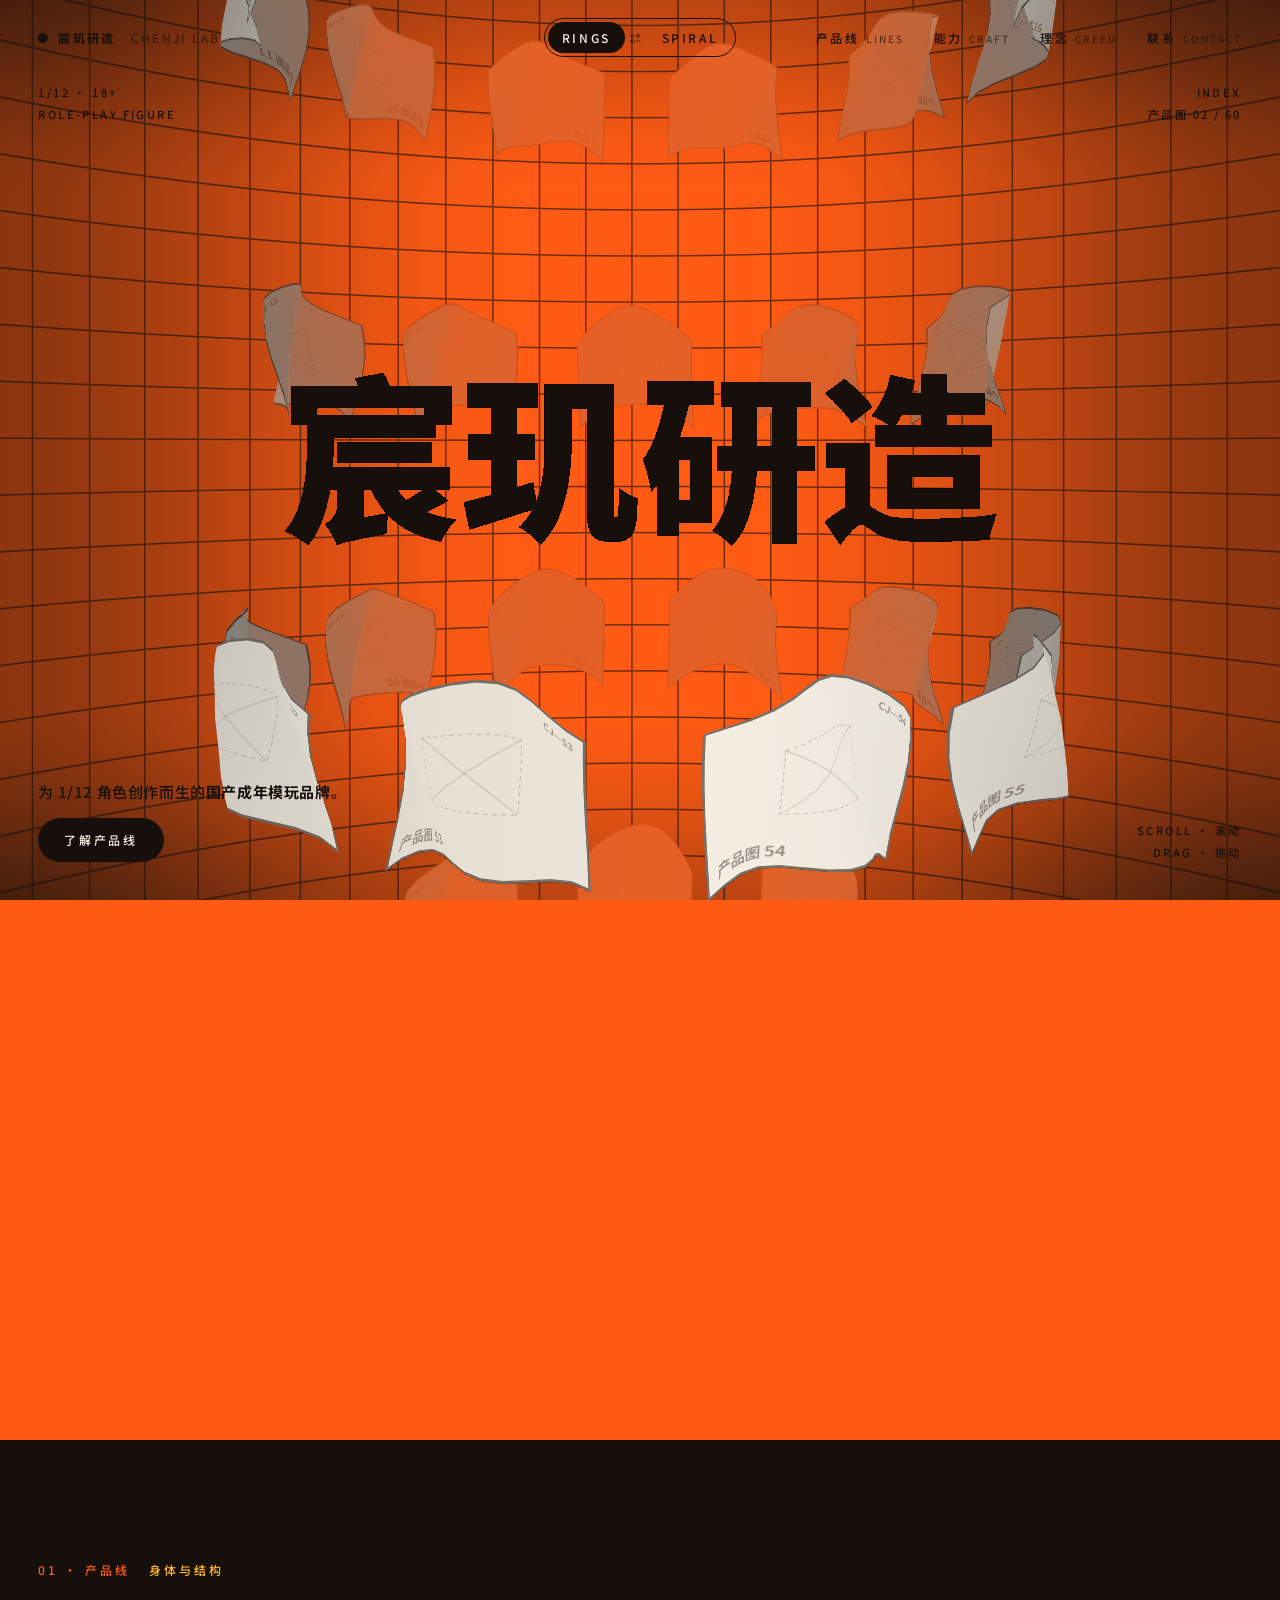
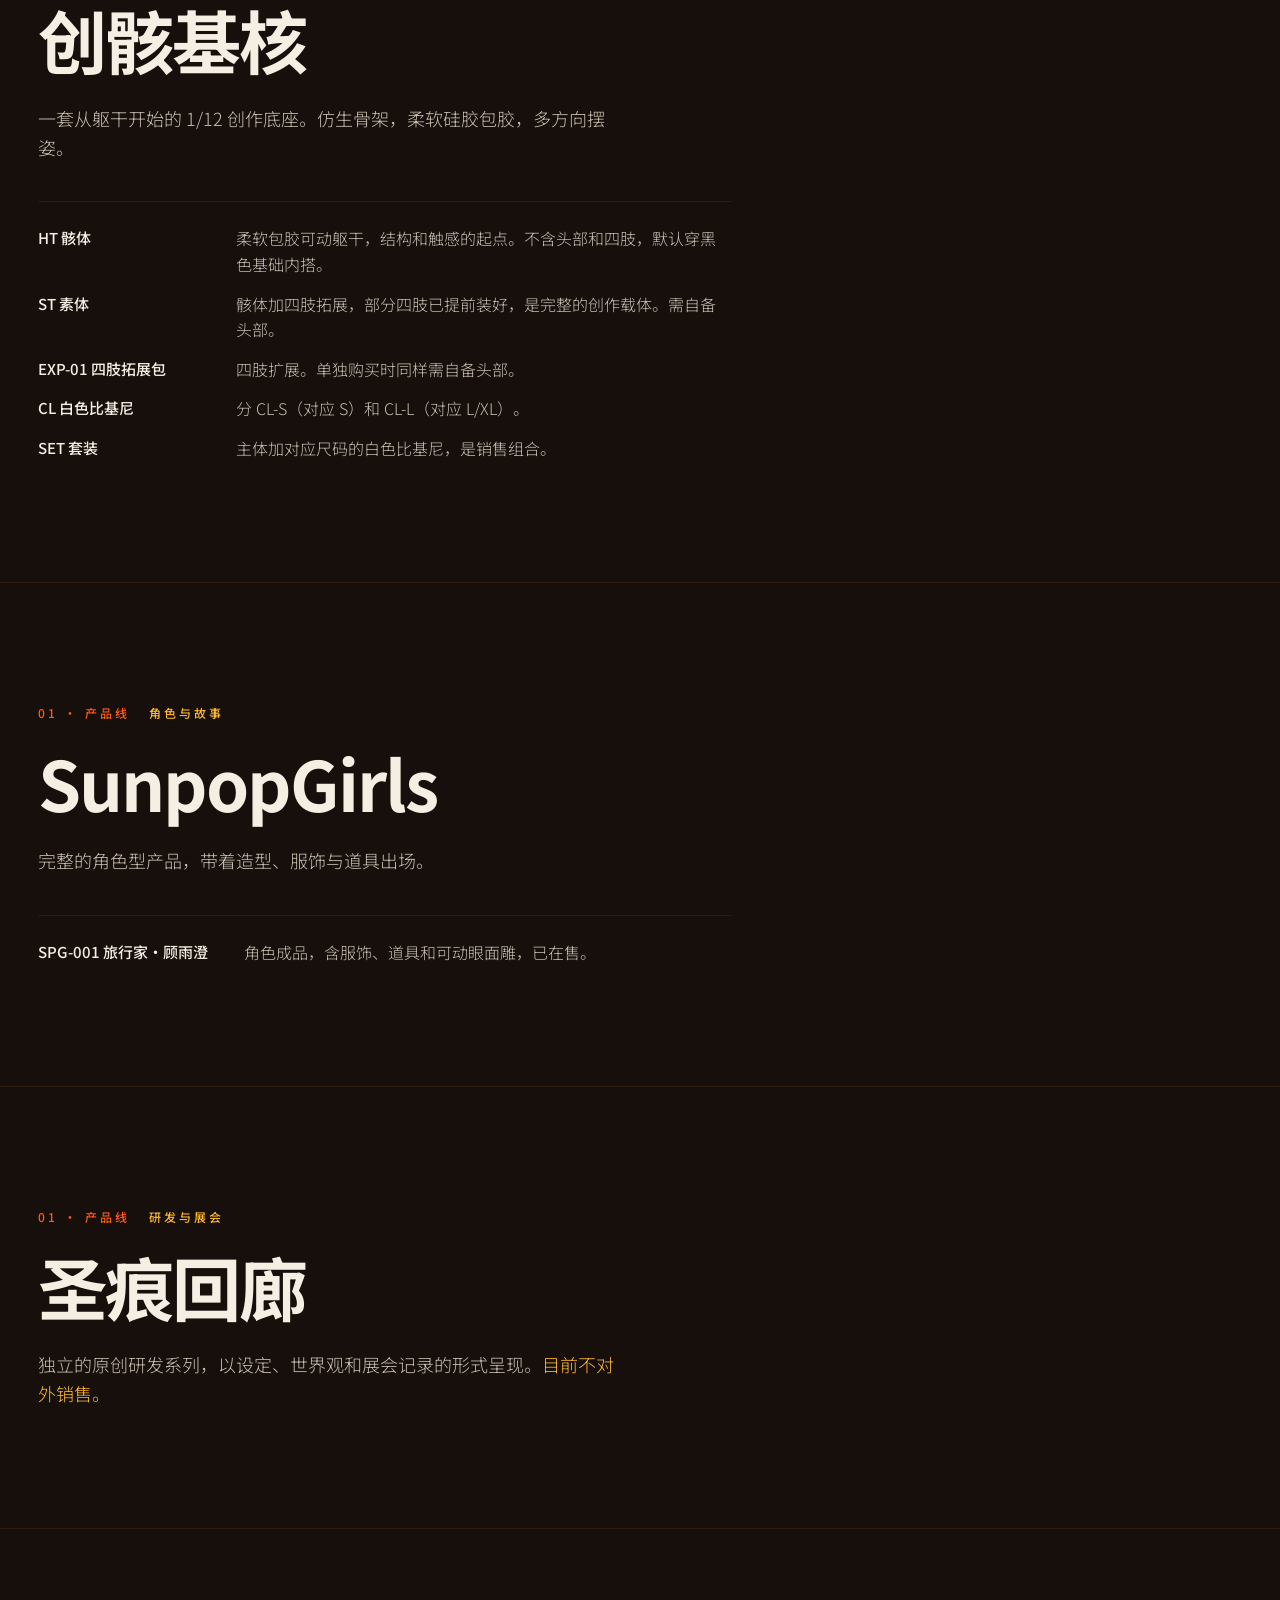
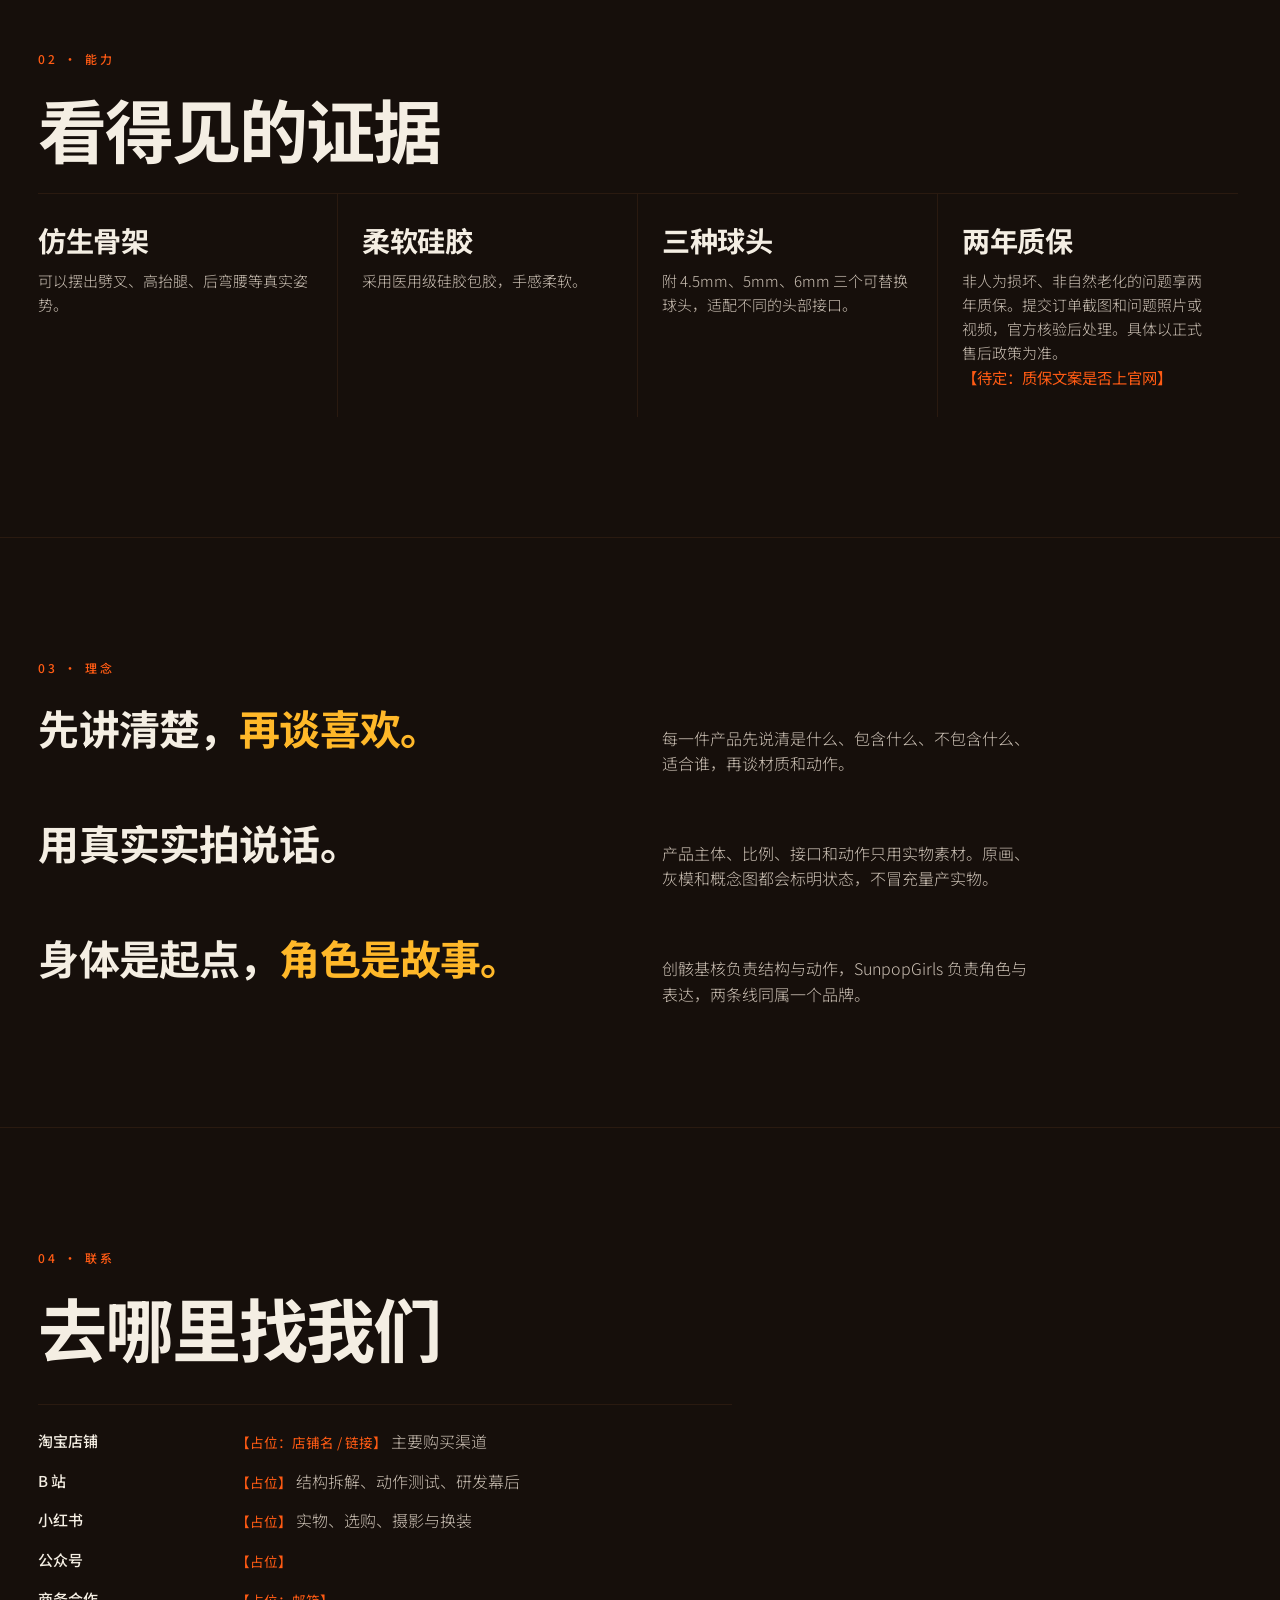
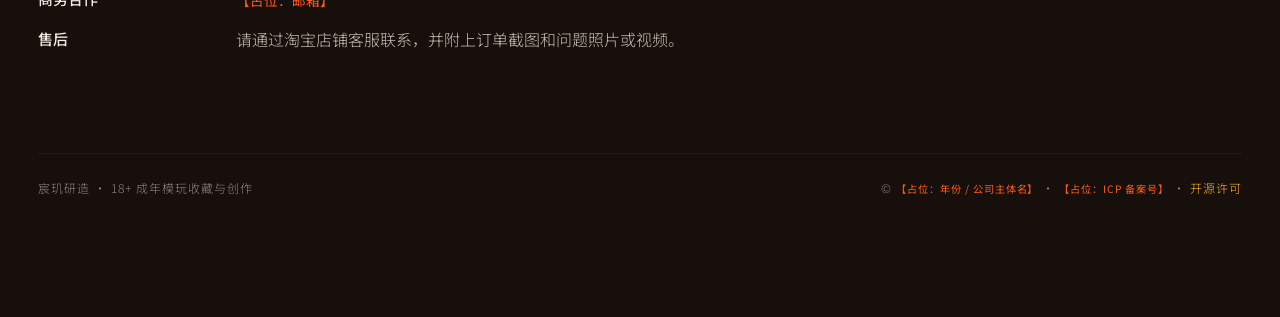
<file: index.html>
<!doctype html>
<html lang="zh-CN" class="no-js">
<head>
<meta charset="utf-8">
<meta name="viewport" content="width=device-width,initial-scale=1">
<meta name="color-scheme" content="light dark">
<meta name="theme-color" content="#ff5b14">
<title>宸玑研造 · 为 1/12 角色创作而生</title>
<meta name="description" content="为 1/12 角色创作而生的国产成年模玩品牌。">
<link rel="stylesheet" href="assets/site.7037538acd.css">
<script>document.documentElement.className='js';</script>
</head>
<body>
<a class="skip" href="#lines">跳到正文</a>

<header class="bar" id="bar">
  <a class="mark" href="#top" aria-label="宸玑研造 首页"><i class="mark-dot" aria-hidden="true"></i>宸玑研造<span class="mark-en">CHENJI LAB</span></a>
  <div class="mode" role="group" aria-label="主视觉排列方式">
    <button type="button" class="mode-b on" data-mode="rings" aria-pressed="true">RINGS</button><span class="mode-x" aria-hidden="true">⇄</span><button type="button" class="mode-b" data-mode="spiral" aria-pressed="false">SPIRAL</button>
  </div>
  <button class="burger" type="button" aria-expanded="false" aria-controls="nav"><span class="sr">打开菜单</span><i></i><i></i></button>
  <nav id="nav" aria-label="主导航">
    <a href="#lines">产品线<small>LINES</small></a><a href="#caps">能力<small>CRAFT</small></a><a href="#creed">理念<small>CREED</small></a><a href="#contact">联系<small>CONTACT</small></a>
  </nav>
</header>

<main>
<div class="stage-wrap" id="top">
<section class="stage" aria-labelledby="h1">
  <div class="stage-static" aria-hidden="true">
    <div class="ss-grid"></div>
    <div class="ss-cards"><div class="sc" style="--a:-96deg;--y:-210%"><b>产品图 01</b></div><div class="sc" style="--a:-72deg;--y:-210%"><b>产品图 02</b></div><div class="sc" style="--a:-48deg;--y:-210%"><b>产品图 03</b></div><div class="sc" style="--a:-24deg;--y:-210%"><b>产品图 04</b></div><div class="sc" style="--a:0deg;--y:-210%"><b>产品图 05</b></div><div class="sc" style="--a:24deg;--y:-210%"><b>产品图 06</b></div><div class="sc" style="--a:48deg;--y:-210%"><b>产品图 07</b></div><div class="sc" style="--a:72deg;--y:-210%"><b>产品图 08</b></div><div class="sc" style="--a:96deg;--y:-210%"><b>产品图 09</b></div><div class="sc" style="--a:-84deg;--y:210%"><b>产品图 10</b></div><div class="sc" style="--a:-60deg;--y:210%"><b>产品图 11</b></div><div class="sc" style="--a:-36deg;--y:210%"><b>产品图 12</b></div><div class="sc" style="--a:-12deg;--y:210%"><b>产品图 13</b></div><div class="sc" style="--a:12deg;--y:210%"><b>产品图 14</b></div><div class="sc" style="--a:36deg;--y:210%"><b>产品图 15</b></div><div class="sc" style="--a:60deg;--y:210%"><b>产品图 16</b></div><div class="sc" style="--a:84deg;--y:210%"><b>产品图 17</b></div><div class="sc" style="--a:108deg;--y:210%"><b>产品图 18</b></div></div>
  </div>
  <canvas id="cyl" aria-hidden="true"></canvas>
  <h1 id="h1" class="stage-title">宸玑研造</h1>
  <div class="corner c-tl" aria-hidden="true"><span>1/12 · 18+</span><span>ROLE-PLAY FIGURE</span></div>
  <div class="corner c-tr" aria-hidden="true"><span>INDEX</span><span id="idx">产品图 01 / 60</span></div>
  <div class="corner c-bl"><p>为 1/12 角色创作而生的<em>国产成年模玩品牌</em>。</p><a class="pill" href="#lines">了解产品线</a></div>
  <div class="corner c-br" aria-hidden="true"><span>SCROLL · 滚动</span><span>DRAG · 拖动</span></div>
</section>
</div>
<section class="panel" id="lines" data-form="1" aria-labelledby="lines-h">
  <div class="in">
    <p class="no ">01 · 产品线 <span>身体与结构</span></p>
    <h2 id="lines-h" >创骸基核</h2>
    <p class="body ">一套从躯干开始的 1/12 创作底座。仿生骨架，柔软硅胶包胶，多方向摆姿。</p>
    <dl class="sku ">
      <dt>HT 骸体</dt><dd>柔软包胶可动躯干，结构和触感的起点。不含头部和四肢，默认穿黑色基础内搭。</dd>
      <dt>ST 素体</dt><dd>骸体加四肢拓展，部分四肢已提前装好，是完整的创作载体。需自备头部。</dd>
      <dt>EXP-01 四肢拓展包</dt><dd>四肢扩展。单独购买时同样需自备头部。</dd>
      <dt>CL 白色比基尼</dt><dd>分 CL-S（对应 S）和 CL-L（对应 L/XL）。</dd>
      <dt>SET 套装</dt><dd>主体加对应尺码的白色比基尼，是销售组合。</dd>
    </dl>
  </div>
</section>

<section class="panel" id="spg" data-form="2" aria-labelledby="spg-h">
  <div class="in">
    <p class="no ">01 · 产品线 <span>角色与故事</span></p>
    <h2 id="spg-h" >SunpopGirls</h2>
    <p class="body ">完整的角色型产品，带着造型、服饰与道具出场。</p>
    <dl class="sku ">
      <dt>SPG-001 旅行家·顾雨澄</dt><dd>角色成品，含服饰、道具和可动眼面雕，已在售。</dd>
    </dl>
  </div>
</section>

<section class="panel" id="sc" data-form="3" aria-labelledby="sc-h">
  <div class="in">
    <p class="no ">01 · 产品线 <span>研发与展会</span></p>
    <h2 id="sc-h" >圣痕回廊</h2>
    <p class="body ">独立的原创研发系列，以设定、世界观和展会记录的形式呈现。<em>目前不对外销售。</em></p>
  </div>
</section>

<section class="panel" id="caps" data-form="4" aria-labelledby="caps-h">
  <div class="in in--wide">
    <p class="no ">02 · 能力</p>
    <h2 id="caps-h" >看得见的证据</h2>
    <ol class="caps">
      <li ><h3>仿生骨架</h3><p class="body">可以摆出劈叉、高抬腿、后弯腰等真实姿势。</p></li>
      <li ><h3>柔软硅胶</h3><p class="body">采用医用级硅胶包胶，手感柔软。</p></li>
      <li ><h3>三种球头</h3><p class="body">附 4.5mm、5mm、6mm 三个可替换球头，适配不同的头部接口。</p></li>
      <li ><h3>两年质保</h3><p class="body">非人为损坏、非自然老化的问题享两年质保。提交订单截图和问题照片或视频，官方核验后处理。具体以正式售后政策为准。</p><p class="ph">【待定：质保文案是否上官网】</p></li>
    </ol>
  </div>
</section>

<section class="panel" id="creed" data-form="5" aria-labelledby="creed-h">
  <div class="in in--wide">
    <p class="no ">03 · 理念</p>
    <h2 id="creed-h" class="sr">理念</h2>
    <div class="creed">
      <h3 >先讲清楚，<em>再谈喜欢。</em></h3>
      <p class="body ">每一件产品先说清是什么、包含什么、不包含什么、适合谁，再谈材质和动作。</p>
      <h3 >用真实实拍说话。</h3>
      <p class="body ">产品主体、比例、接口和动作只用实物素材。原画、灰模和概念图都会标明状态，不冒充量产实物。</p>
      <h3 >身体是起点，<em>角色是故事。</em></h3>
      <p class="body ">创骸基核负责结构与动作，SunpopGirls 负责角色与表达，两条线同属一个品牌。</p>
    </div>
  </div>
</section>

<section class="panel" id="contact" data-form="6" aria-labelledby="contact-h">
  <div class="in">
    <p class="no ">04 · 联系</p>
    <h2 id="contact-h" >去哪里找我们</h2>
    <dl class="sku ">
      <dt>淘宝店铺</dt><dd><span class="ph">【占位：店铺名 / 链接】</span> 主要购买渠道</dd>
      <dt>B 站</dt><dd><span class="ph">【占位】</span> 结构拆解、动作测试、研发幕后</dd>
      <dt>小红书</dt><dd><span class="ph">【占位】</span> 实物、选购、摄影与换装</dd>
      <dt>公众号</dt><dd><span class="ph">【占位】</span></dd>
      <dt>商务合作</dt><dd><span class="ph">【占位：邮箱】</span></dd>
      <dt>售后</dt><dd>请通过淘宝店铺客服联系，并附上订单截图和问题照片或视频。</dd>
    </dl>
  </div>
  <footer class="foot">
    <p>宸玑研造 · 18+ 成年模玩收藏与创作</p>
    <p>© <span class="ph">【占位：年份 / 公司主体名】</span> · <span class="ph">【占位：ICP 备案号】</span> · <a href="licenses/">开源许可</a></p>
  </footer>
</section>
</main>
<div class="cursor" aria-hidden="true"></div>
<script src="assets/cards.33efa2d278.js" defer></script>
<script src="assets/site.9f9babe33b.js" defer></script>
</body>
</html>
</file>
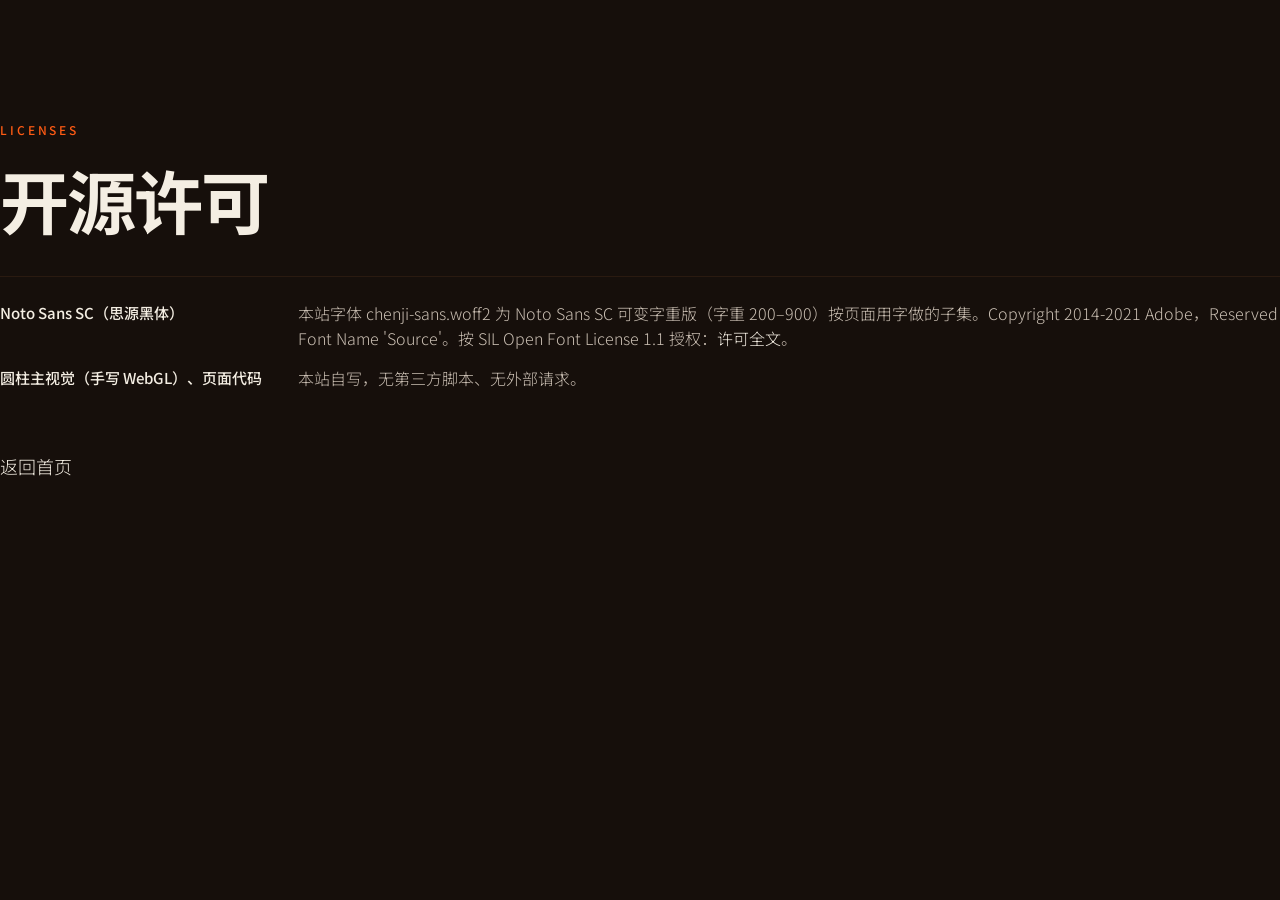
<file: licenses/index.html>
<!doctype html>
<html lang="zh-CN"><head><meta charset="utf-8"><meta name="viewport" content="width=device-width,initial-scale=1">
<title>开源许可 · 宸玑研造</title><link rel="stylesheet" href="../assets/site.css"></head>
<body><main class="sec" style="padding-top:120px">
<p class="no">LICENSES</p><h2>开源许可</h2>
<dl class="sku">
<dt>Noto Sans SC（思源黑体）</dt><dd>本站字体 chenji-sans.woff2 为 Noto Sans SC 可变字重版（字重 200–900）按页面用字做的子集。Copyright 2014-2021 Adobe，Reserved Font Name 'Source'。按 SIL Open Font License 1.1 授权：<a href="NotoSansSC-OFL.txt">许可全文</a>。</dd>
<dt>圆柱主视觉（手写 WebGL）、页面代码</dt><dd>本站自写，无第三方脚本、无外部请求。</dd>
</dl>
<p class="body" style="margin-top:60px"><a href="../">返回首页</a></p>
</main></body></html>
</file>
<file: assets/site.7037538acd.css>
@font-face{font-family:"Chenji Sans";src:url([data-uri]) format("woff2");font-weight:200 900;font-display:swap}
/* v5 暖色板：橙 / 朱红 / 琥珀 / 墨 / 米白，全部色相 0–45°；无蓝、无青、无紫 */
:root{--orange:#ff5b14;--red:#d8261c;--amber:#ffb829;--ink:#160f0b;--line:#2a1a10;--paper:#f4eee3;--mist:#c9beb2;--ash:#8f857c;
  --font:"Chenji Sans","Source Han Sans SC","Noto Sans SC","PingFang SC",sans-serif;--pad:clamp(18px,3vw,40px);--ease:cubic-bezier(.2,.7,.1,1)}
*{box-sizing:border-box;margin:0;padding:0;-webkit-tap-highlight-color:transparent}
html{background:var(--ink);color-scheme:dark;accent-color:var(--orange)}
body{background:var(--ink);color:var(--paper);font-family:var(--font);font-weight:300;font-size:18px;line-height:1.6;-webkit-font-smoothing:antialiased}
::selection{background:var(--amber);color:var(--ink)}
a{color:var(--paper);text-decoration:none}
a:visited{color:inherit}
:focus{outline:none}
:focus-visible{outline:2px solid var(--amber);outline-offset:4px;border-radius:2px}
em{font-style:normal;color:var(--amber)}
.ph{color:var(--orange);font-weight:400;font-size:.85em}
.sr{position:absolute;width:1px;height:1px;overflow:hidden;clip:rect(0 0 0 0);white-space:nowrap}
.skip{position:absolute;left:-9999px;top:12px;color:var(--amber);z-index:40}
.skip:focus-visible{left:var(--pad)}

/* —— 顶栏：小号大写 + 宽字距，贴边 —— */
.bar{position:fixed;inset:0 0 auto;z-index:30;display:grid;grid-template-columns:1fr auto 1fr;align-items:center;padding:18px var(--pad);
  font-size:12px;font-weight:500;letter-spacing:.22em;text-transform:uppercase;color:var(--ink);transition:color .3s,background .3s}
.bar.dark{color:var(--paper);background:rgba(22,15,11,.92)}
.bar a{color:inherit}
.mark{display:flex;align-items:center;gap:10px;font-weight:700;letter-spacing:.18em}
.mark-dot{width:10px;height:10px;border-radius:50%;background:currentColor}
.mark-en{font-weight:400;opacity:.7;margin-left:6px}
#nav{justify-self:end;display:flex;gap:30px}
#nav a{display:flex;gap:6px;align-items:baseline;transition:opacity .2s}
#nav a small{font-size:10px;opacity:.6;letter-spacing:.2em}
#nav a:hover{opacity:.6}
.mode{justify-self:center;display:flex;align-items:center;border:1.5px solid currentColor;border-radius:999px;padding:3px}
.mode-b{font:inherit;letter-spacing:inherit;color:inherit;background:none;border:0;border-radius:999px;padding:6px 14px;cursor:pointer}
.mode-b.on{background:var(--ink);color:var(--paper)}
.bar.dark .mode-b.on{background:var(--paper);color:var(--ink)}
.mode-x{padding:0 4px;opacity:.6}
.no-gl .mode{visibility:hidden}
.burger{display:none}

/* —— 主视觉 —— */
.stage-wrap{position:relative;height:160vh;height:160svh;background:var(--orange)}
.stage{position:sticky;top:0;height:100vh;height:100svh;overflow:hidden;background:var(--orange);color:var(--ink);touch-action:none}
#cyl{position:absolute;inset:0;width:100%;height:100%;display:block;opacity:0;transition:opacity .6s;z-index:1;touch-action:none}
.gl #cyl{opacity:1}
.stage-title{position:absolute;left:0;right:0;top:50%;transform:translateY(-50%);text-align:center;font-weight:900;
  font-size:clamp(48px,11vw,170px);line-height:1;letter-spacing:-.02em;color:var(--ink);z-index:2;pointer-events:none}
.gl .stage-title{opacity:0}   /* WebGL 接管后由画布里同字同色的大字代替（卡片要从字前后穿过） */
.corner{position:absolute;z-index:3;display:flex;flex-direction:column;gap:4px;font-size:11px;font-weight:500;letter-spacing:.22em;text-transform:uppercase;pointer-events:none}
.corner a,.corner .pill,.corner button{pointer-events:auto}
.c-tl{left:var(--pad);top:84px}.c-tr{right:var(--pad);top:84px;text-align:right}
.c-bl{left:var(--pad);bottom:var(--pad);max-width:22em;gap:14px;text-transform:none;letter-spacing:.04em;font-size:15px}
.c-bl em{color:var(--ink);font-weight:700}
.c-br{right:var(--pad);bottom:var(--pad);text-align:right}
.pill{align-self:flex-start;display:inline-block;background:var(--ink);color:var(--paper);border-radius:999px;padding:12px 26px;font-size:12px;font-weight:500;letter-spacing:.22em;transition:transform .3s var(--ease)}
.pill:visited{color:var(--paper)}
.pill:hover{transform:translateY(-2px)}

/* 静态兜底：橙底 + 深色网格（两侧压暗）+ CSS 3D 弧形卡片 */
.stage-static{position:absolute;inset:0;z-index:0}
.gl .stage-static{display:none}
.ss-grid{position:absolute;inset:0;background:
  linear-gradient(90deg,rgba(22,15,11,.55),rgba(22,15,11,0) 22%,rgba(22,15,11,0) 78%,rgba(22,15,11,.55)),
  repeating-linear-gradient(90deg,rgba(22,15,11,.35) 0 1px,transparent 1px 72px),
  repeating-linear-gradient(0deg,rgba(22,15,11,.35) 0 1px,transparent 1px 72px)}
.ss-cards{position:absolute;inset:0;perspective:1200px;perspective-origin:50% 50%;--spin:0deg;z-index:1}
.sc{position:absolute;left:50%;top:50%;width:min(11vw,160px);aspect-ratio:4/3;margin:calc(min(11vw,160px)*-.375) 0 0 calc(min(11vw,160px)*-.5);
  background:var(--paper);border:1px solid rgba(22,15,11,.35);display:flex;align-items:flex-end;padding:8px;
  transform:translateY(var(--y)) rotateY(calc(var(--a) + var(--spin,0deg))) translateZ(min(30vw,430px));backface-visibility:hidden}
.sc b{font-size:11px;font-weight:500;letter-spacing:.1em;color:var(--ash)}
.sc::before{content:"";position:absolute;inset:18% 30%;border:1px dashed rgba(22,15,11,.2)}

/* 自定义圆点光标（仅精确指针、且非减少动态） */
.cursor{position:fixed;left:0;top:0;width:12px;height:12px;margin:-6px;border-radius:50%;background:var(--ink);z-index:50;pointer-events:none;opacity:0;transition:width .2s,height .2s,margin .2s,opacity .2s}
.has-cursor .stage,.has-cursor .stage *{cursor:none}
.has-cursor.cur-on .cursor{opacity:1}
.cursor.big{width:44px;height:44px;margin:-22px;background:transparent;border:1.5px solid var(--ink)}

/* —— 正文（保留 v4 内容），贴边网格 —— */
h1,h2,h3{font-weight:700;color:var(--paper)}
h2{font-size:clamp(40px,5.4vw,78px);line-height:1.05;letter-spacing:-.03em;margin-bottom:28px}
h3{font-size:clamp(24px,2.2vw,32px);line-height:1.25;letter-spacing:-.02em}
.no{font-size:12px;font-weight:500;letter-spacing:.24em;color:var(--orange);margin-bottom:24px;text-transform:uppercase}
.no span{color:var(--amber);margin-left:14px}
.body{color:var(--mist);max-width:32em}
.panel{position:relative;display:grid;grid-template-columns:repeat(12,1fr);column-gap:20px;padding:120px var(--pad);border-top:1px solid var(--line)}
.panel>.in{grid-column:1 / span 7}
.panel>.in--wide{grid-column:1 / -1;max-width:1200px}
.sku{display:grid;grid-template-columns:minmax(9em,auto) 1fr;column-gap:36px;row-gap:14px;margin-top:40px;border-top:1px solid var(--line);padding-top:24px}
.sku dt{font-weight:500;font-size:15px;color:var(--paper)}
.sku dd{color:var(--mist);font-size:16px}
.caps{list-style:none;display:grid;grid-template-columns:repeat(4,minmax(0,1fr));gap:0;margin-top:24px;border-top:1px solid var(--line)}
.caps li{padding:28px 24px 28px 0;border-right:1px solid var(--line);padding-left:24px}
.caps li:first-child{padding-left:0}.caps li:last-child{border-right:0}
.caps h3{margin-bottom:12px}
.caps .body{font-size:15px}
.creed{display:grid;grid-template-columns:minmax(0,560px) minmax(0,380px);column-gap:64px;row-gap:40px;align-items:baseline}
.creed h3{font-size:clamp(28px,3.2vw,46px)}
.creed .body{font-size:16px}
.foot{grid-column:1 / -1;margin-top:100px;padding-top:24px;border-top:1px solid var(--line);font-size:12px;letter-spacing:.08em;color:var(--ash);display:flex;flex-wrap:wrap;justify-content:space-between;gap:12px}
.foot a{color:var(--amber)}
main>.panel:first-of-type{border-top:0}

@media (max-width:900px){
  .bar{grid-template-columns:1fr auto;row-gap:10px;padding:14px var(--pad)}
  .mode{grid-row:2;grid-column:1 / -1;justify-self:start}
  .mode-b{padding:5px 12px}
  .mark-en{display:none}
  .burger{display:block;justify-self:end;width:40px;height:40px;background:none;border:0;color:inherit;cursor:pointer;position:relative}
  .burger i{position:absolute;left:10px;right:10px;height:1.5px;background:currentColor;transition:transform .3s var(--ease)}
  .burger i:nth-of-type(1){top:15px}.burger i:nth-of-type(2){top:24px}
  .burger[aria-expanded=true] i:nth-of-type(1){transform:translateY(4.5px) rotate(45deg)}
  .burger[aria-expanded=true] i:nth-of-type(2){transform:translateY(-4.5px) rotate(-45deg)}
  #nav{position:fixed;inset:110px 0 0;justify-self:stretch;background:var(--ink);color:var(--paper);flex-direction:column;gap:22px;padding:40px var(--pad);
    opacity:0;visibility:hidden;transition:opacity .3s,visibility 0s .3s}
  .menu-open #nav{opacity:1;visibility:visible;transition:opacity .3s}
  .menu-open{overflow:hidden}
  #nav a{font-size:34px;letter-spacing:.02em;font-weight:700}
  .no-js #nav{opacity:1;visibility:visible;position:static;flex-direction:row;flex-wrap:wrap;padding:0;gap:14px;background:none;color:inherit}
  .no-js #nav a{font-size:12px}
  .c-tl,.c-tr{top:124px}
  .c-br{display:none}
  .c-bl{right:var(--pad);font-size:14px}
  .panel{display:block;padding:80px var(--pad)}
  .caps,.creed{grid-template-columns:1fr;row-gap:14px}
  .caps li{border-right:0;border-bottom:1px solid var(--line);padding:22px 0}
  .creed h3{margin-top:20px}
  .sku{grid-template-columns:1fr;row-gap:4px}
  .sku dd{margin-bottom:12px}
  .sc{width:24vw;margin:-9vw 0 0 -12vw;transform:translateY(var(--y)) rotateY(calc(var(--a) + var(--spin,0deg))) translateZ(44vw)}
  body{font-size:16px}
}
@media (prefers-reduced-motion:reduce){
  *{transition:none!important;scroll-behavior:auto!important}
  .stage-wrap{height:100vh;height:100svh}
}
</file>
<file: assets/site.css>
@font-face{font-family:"Chenji Sans";src:url([data-uri]) format("woff2");font-weight:200 900;font-display:swap}
/* v5 暖色板：橙 / 朱红 / 琥珀 / 墨 / 米白，全部色相 0–45°；无蓝、无青、无紫 */
:root{--orange:#ff5b14;--red:#d8261c;--amber:#ffb829;--ink:#160f0b;--line:#2a1a10;--paper:#f4eee3;--mist:#c9beb2;--ash:#8f857c;
  --font:"Chenji Sans","Source Han Sans SC","Noto Sans SC","PingFang SC",sans-serif;--pad:clamp(18px,3vw,40px);--ease:cubic-bezier(.2,.7,.1,1)}
*{box-sizing:border-box;margin:0;padding:0;-webkit-tap-highlight-color:transparent}
html{background:var(--ink);color-scheme:dark;accent-color:var(--orange)}
body{background:var(--ink);color:var(--paper);font-family:var(--font);font-weight:300;font-size:18px;line-height:1.6;-webkit-font-smoothing:antialiased}
::selection{background:var(--amber);color:var(--ink)}
a{color:var(--paper);text-decoration:none}
a:visited{color:inherit}
:focus{outline:none}
:focus-visible{outline:2px solid var(--amber);outline-offset:4px;border-radius:2px}
em{font-style:normal;color:var(--amber)}
.ph{color:var(--orange);font-weight:400;font-size:.85em}
.sr{position:absolute;width:1px;height:1px;overflow:hidden;clip:rect(0 0 0 0);white-space:nowrap}
.skip{position:absolute;left:-9999px;top:12px;color:var(--amber);z-index:40}
.skip:focus-visible{left:var(--pad)}

/* —— 顶栏：小号大写 + 宽字距，贴边 —— */
.bar{position:fixed;inset:0 0 auto;z-index:30;display:grid;grid-template-columns:1fr auto 1fr;align-items:center;padding:18px var(--pad);
  font-size:12px;font-weight:500;letter-spacing:.22em;text-transform:uppercase;color:var(--ink);transition:color .3s,background .3s}
.bar.dark{color:var(--paper);background:rgba(22,15,11,.92)}
.bar a{color:inherit}
.mark{display:flex;align-items:center;gap:10px;font-weight:700;letter-spacing:.18em}
.mark-dot{width:10px;height:10px;border-radius:50%;background:currentColor}
.mark-en{font-weight:400;opacity:.7;margin-left:6px}
#nav{justify-self:end;display:flex;gap:30px}
#nav a{display:flex;gap:6px;align-items:baseline;transition:opacity .2s}
#nav a small{font-size:10px;opacity:.6;letter-spacing:.2em}
#nav a:hover{opacity:.6}
.mode{justify-self:center;display:flex;align-items:center;border:1.5px solid currentColor;border-radius:999px;padding:3px}
.mode-b{font:inherit;letter-spacing:inherit;color:inherit;background:none;border:0;border-radius:999px;padding:6px 14px;cursor:pointer}
.mode-b.on{background:var(--ink);color:var(--paper)}
.bar.dark .mode-b.on{background:var(--paper);color:var(--ink)}
.mode-x{padding:0 4px;opacity:.6}
.no-gl .mode{visibility:hidden}
.burger{display:none}

/* —— 主视觉 —— */
.stage-wrap{position:relative;height:160vh;height:160svh;background:var(--orange)}
.stage{position:sticky;top:0;height:100vh;height:100svh;overflow:hidden;background:var(--orange);color:var(--ink);touch-action:none}
#cyl{position:absolute;inset:0;width:100%;height:100%;display:block;opacity:0;transition:opacity .6s;z-index:1;touch-action:none}
.gl #cyl{opacity:1}
.stage-title{position:absolute;left:0;right:0;top:50%;transform:translateY(-50%);text-align:center;font-weight:900;
  font-size:clamp(48px,11vw,170px);line-height:1;letter-spacing:-.02em;color:var(--ink);z-index:2;pointer-events:none}
.gl .stage-title{opacity:0}   /* WebGL 接管后由画布里同字同色的大字代替（卡片要从字前后穿过） */
.corner{position:absolute;z-index:3;display:flex;flex-direction:column;gap:4px;font-size:11px;font-weight:500;letter-spacing:.22em;text-transform:uppercase;pointer-events:none}
.corner a,.corner .pill,.corner button{pointer-events:auto}
.c-tl{left:var(--pad);top:84px}.c-tr{right:var(--pad);top:84px;text-align:right}
.c-bl{left:var(--pad);bottom:var(--pad);max-width:22em;gap:14px;text-transform:none;letter-spacing:.04em;font-size:15px}
.c-bl em{color:var(--ink);font-weight:700}
.c-br{right:var(--pad);bottom:var(--pad);text-align:right}
.pill{align-self:flex-start;display:inline-block;background:var(--ink);color:var(--paper);border-radius:999px;padding:12px 26px;font-size:12px;font-weight:500;letter-spacing:.22em;transition:transform .3s var(--ease)}
.pill:visited{color:var(--paper)}
.pill:hover{transform:translateY(-2px)}

/* 静态兜底：橙底 + 深色网格（两侧压暗）+ CSS 3D 弧形卡片 */
.stage-static{position:absolute;inset:0;z-index:0}
.gl .stage-static{display:none}
.ss-grid{position:absolute;inset:0;background:
  linear-gradient(90deg,rgba(22,15,11,.55),rgba(22,15,11,0) 22%,rgba(22,15,11,0) 78%,rgba(22,15,11,.55)),
  repeating-linear-gradient(90deg,rgba(22,15,11,.35) 0 1px,transparent 1px 72px),
  repeating-linear-gradient(0deg,rgba(22,15,11,.35) 0 1px,transparent 1px 72px)}
.ss-cards{position:absolute;inset:0;perspective:1200px;perspective-origin:50% 50%;--spin:0deg;z-index:1}
.sc{position:absolute;left:50%;top:50%;width:min(11vw,160px);aspect-ratio:4/3;margin:calc(min(11vw,160px)*-.375) 0 0 calc(min(11vw,160px)*-.5);
  background:var(--paper);border:1px solid rgba(22,15,11,.35);display:flex;align-items:flex-end;padding:8px;
  transform:translateY(var(--y)) rotateY(calc(var(--a) + var(--spin,0deg))) translateZ(min(30vw,430px));backface-visibility:hidden}
.sc b{font-size:11px;font-weight:500;letter-spacing:.1em;color:var(--ash)}
.sc::before{content:"";position:absolute;inset:18% 30%;border:1px dashed rgba(22,15,11,.2)}

/* 自定义圆点光标（仅精确指针、且非减少动态） */
.cursor{position:fixed;left:0;top:0;width:12px;height:12px;margin:-6px;border-radius:50%;background:var(--ink);z-index:50;pointer-events:none;opacity:0;transition:width .2s,height .2s,margin .2s,opacity .2s}
.has-cursor .stage,.has-cursor .stage *{cursor:none}
.has-cursor.cur-on .cursor{opacity:1}
.cursor.big{width:44px;height:44px;margin:-22px;background:transparent;border:1.5px solid var(--ink)}

/* —— 正文（保留 v4 内容），贴边网格 —— */
h1,h2,h3{font-weight:700;color:var(--paper)}
h2{font-size:clamp(40px,5.4vw,78px);line-height:1.05;letter-spacing:-.03em;margin-bottom:28px}
h3{font-size:clamp(24px,2.2vw,32px);line-height:1.25;letter-spacing:-.02em}
.no{font-size:12px;font-weight:500;letter-spacing:.24em;color:var(--orange);margin-bottom:24px;text-transform:uppercase}
.no span{color:var(--amber);margin-left:14px}
.body{color:var(--mist);max-width:32em}
.panel{position:relative;display:grid;grid-template-columns:repeat(12,1fr);column-gap:20px;padding:120px var(--pad);border-top:1px solid var(--line)}
.panel>.in{grid-column:1 / span 7}
.panel>.in--wide{grid-column:1 / -1;max-width:1200px}
.sku{display:grid;grid-template-columns:minmax(9em,auto) 1fr;column-gap:36px;row-gap:14px;margin-top:40px;border-top:1px solid var(--line);padding-top:24px}
.sku dt{font-weight:500;font-size:15px;color:var(--paper)}
.sku dd{color:var(--mist);font-size:16px}
.caps{list-style:none;display:grid;grid-template-columns:repeat(4,minmax(0,1fr));gap:0;margin-top:24px;border-top:1px solid var(--line)}
.caps li{padding:28px 24px 28px 0;border-right:1px solid var(--line);padding-left:24px}
.caps li:first-child{padding-left:0}.caps li:last-child{border-right:0}
.caps h3{margin-bottom:12px}
.caps .body{font-size:15px}
.creed{display:grid;grid-template-columns:minmax(0,560px) minmax(0,380px);column-gap:64px;row-gap:40px;align-items:baseline}
.creed h3{font-size:clamp(28px,3.2vw,46px)}
.creed .body{font-size:16px}
.foot{grid-column:1 / -1;margin-top:100px;padding-top:24px;border-top:1px solid var(--line);font-size:12px;letter-spacing:.08em;color:var(--ash);display:flex;flex-wrap:wrap;justify-content:space-between;gap:12px}
.foot a{color:var(--amber)}
main>.panel:first-of-type{border-top:0}

@media (max-width:900px){
  .bar{grid-template-columns:1fr auto;row-gap:10px;padding:14px var(--pad)}
  .mode{grid-row:2;grid-column:1 / -1;justify-self:start}
  .mode-b{padding:5px 12px}
  .mark-en{display:none}
  .burger{display:block;justify-self:end;width:40px;height:40px;background:none;border:0;color:inherit;cursor:pointer;position:relative}
  .burger i{position:absolute;left:10px;right:10px;height:1.5px;background:currentColor;transition:transform .3s var(--ease)}
  .burger i:nth-of-type(1){top:15px}.burger i:nth-of-type(2){top:24px}
  .burger[aria-expanded=true] i:nth-of-type(1){transform:translateY(4.5px) rotate(45deg)}
  .burger[aria-expanded=true] i:nth-of-type(2){transform:translateY(-4.5px) rotate(-45deg)}
  #nav{position:fixed;inset:110px 0 0;justify-self:stretch;background:var(--ink);color:var(--paper);flex-direction:column;gap:22px;padding:40px var(--pad);
    opacity:0;visibility:hidden;transition:opacity .3s,visibility 0s .3s}
  .menu-open #nav{opacity:1;visibility:visible;transition:opacity .3s}
  .menu-open{overflow:hidden}
  #nav a{font-size:34px;letter-spacing:.02em;font-weight:700}
  .no-js #nav{opacity:1;visibility:visible;position:static;flex-direction:row;flex-wrap:wrap;padding:0;gap:14px;background:none;color:inherit}
  .no-js #nav a{font-size:12px}
  .c-tl,.c-tr{top:124px}
  .c-br{display:none}
  .c-bl{right:var(--pad);font-size:14px}
  .panel{display:block;padding:80px var(--pad)}
  .caps,.creed{grid-template-columns:1fr;row-gap:14px}
  .caps li{border-right:0;border-bottom:1px solid var(--line);padding:22px 0}
  .creed h3{margin-top:20px}
  .sku{grid-template-columns:1fr;row-gap:4px}
  .sku dd{margin-bottom:12px}
  .sc{width:24vw;margin:-9vw 0 0 -12vw;transform:translateY(var(--y)) rotateY(calc(var(--a) + var(--spin,0deg))) translateZ(44vw)}
  body{font-size:16px}
}
@media (prefers-reduced-motion:reduce){
  *{transition:none!important;scroll-behavior:auto!important}
  .stage-wrap{height:100vh;height:100svh}
}
</file>
